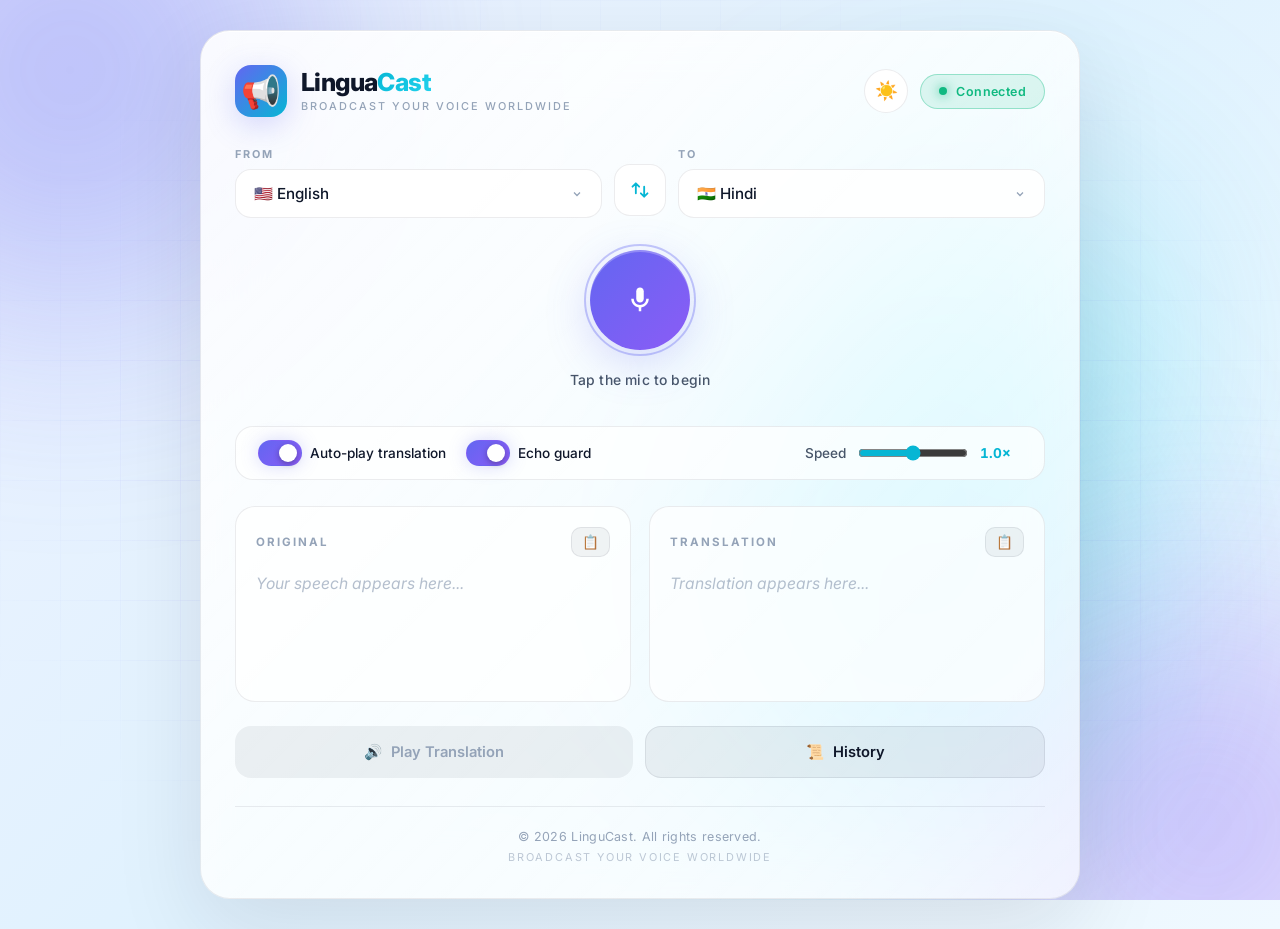
<file: index.html>
<!DOCTYPE html>
<!--
  ============================================================
  LinguaCast — Broadcast Your Voice Worldwide
  © 2026 Ambarish. All rights reserved.
  ============================================================
-->
<html lang="en">
<head>
  <meta charset="UTF-8" />
  <meta name="viewport" content="width=device-width, initial-scale=1.0" />
  <meta name="author" content="Ambarish">
  <meta name="copyright" content="© 2026 Ambarish. All rights reserved.">
  <title>LinguaCast — Broadcast Your Voice Worldwide</title>
  <link rel="preconnect" href="https://fonts.googleapis.com">
  <link href="https://fonts.googleapis.com/css2?family=Inter:wght@300;400;500;600;700;800&display=swap" rel="stylesheet">
  <link rel="stylesheet" href="style.css" />
</head>
<body>

  <!-- Animated Background -->
  <div class="bg-orbs">
    <div class="orb orb-1"></div>
    <div class="orb orb-2"></div>
    <div class="orb orb-3"></div>
    <div class="orb orb-4"></div>
    <div class="grid-overlay"></div>
  </div>

  <div class="app">

    <!-- ===== Header ===== -->
    <header class="header">
      <div class="logo">
        <div class="logo-mark">📢</div>
        <div>
          <h1>Lingua<span>Cast</span></h1>
          <p class="tagline">Broadcast your voice worldwide</p>
        </div>
      </div>

      <div class="header-actions">
        <button class="theme-toggle" id="themeToggle" title="Toggle theme" aria-label="Toggle theme">
          <span class="theme-icon sun">☀️</span>
          <span class="theme-icon moon">🌙</span>
        </button>

        <div class="status-badge" id="connectionStatus">
          <span class="dot"></span>
          <span id="statusText">Checking...</span>
        </div>
      </div>
    </header>

    <!-- ===== Language Row ===== -->
    <div class="lang-row">
      <div class="lang-selector">
        <label>FROM</label>
        <select id="sourceLang">
          <option value="en-US" selected>🇺🇸 English</option>
          <option value="hi-IN">🇮🇳 Hindi</option>
          <option value="ta-IN">🇮🇳 Tamil</option>
          <option value="te-IN">🇮🇳 Telugu</option>
          <option value="bn-IN">🇮🇳 Bengali</option>
          <option value="ml-IN">🇮🇳 Malayalam</option>
          <option value="mr-IN">🇮🇳 Marathi</option>
          <option value="gu-IN">🇮🇳 Gujarati</option>
          <option value="kn-IN">🇮🇳 Kannada</option>
          <option value="pa-IN">🇮🇳 Punjabi</option>
          <option value="ur-PK">🇵🇰 Urdu</option>
          <option value="es-ES">🇪🇸 Spanish</option>
          <option value="fr-FR">🇫🇷 French</option>
          <option value="de-DE">🇩🇪 German</option>
          <option value="it-IT">🇮🇹 Italian</option>
          <option value="pt-BR">🇧🇷 Portuguese</option>
          <option value="ru-RU">🇷🇺 Russian</option>
          <option value="nl-NL">🇳🇱 Dutch</option>
          <option value="tr-TR">🇹🇷 Turkish</option>
          <option value="pl-PL">🇵🇱 Polish</option>
          <option value="sv-SE">🇸🇪 Swedish</option>
          <option value="ja-JP">🇯🇵 Japanese</option>
          <option value="ko-KR">🇰🇷 Korean</option>
          <option value="zh-CN">🇨🇳 Chinese</option>
          <option value="th-TH">🇹🇭 Thai</option>
          <option value="vi-VN">🇻🇳 Vietnamese</option>
          <option value="id-ID">🇮🇩 Indonesian</option>
          <option value="ar-SA">🇸🇦 Arabic</option>
          <option value="he-IL">🇮🇱 Hebrew</option>
          <option value="fa-IR">🇮🇷 Persian</option>
        </select>
      </div>

      <button class="swap-btn" id="swapBtn" title="Swap languages">
        <svg width="20" height="20" viewBox="0 0 24 24" fill="none" stroke="currentColor" stroke-width="2.2" stroke-linecap="round" stroke-linejoin="round">
          <path d="M7 16V4m0 0L3 8m4-4l4 4"/>
          <path d="M17 8v12m0 0l4-4m-4 4l-4-4"/>
        </svg>
      </button>

      <div class="lang-selector">
        <label>TO</label>
        <select id="targetLang">
          <option value="hi-IN" selected>🇮🇳 Hindi</option>
          <option value="en-US">🇺🇸 English</option>
          <option value="ta-IN">🇮🇳 Tamil</option>
          <option value="te-IN">🇮🇳 Telugu</option>
          <option value="bn-IN">🇮🇳 Bengali</option>
          <option value="ml-IN">🇮🇳 Malayalam</option>
          <option value="mr-IN">🇮🇳 Marathi</option>
          <option value="gu-IN">🇮🇳 Gujarati</option>
          <option value="kn-IN">🇮🇳 Kannada</option>
          <option value="pa-IN">🇮🇳 Punjabi</option>
          <option value="ur-PK">🇵🇰 Urdu</option>
          <option value="es-ES">🇪🇸 Spanish</option>
          <option value="fr-FR">🇫🇷 French</option>
          <option value="de-DE">🇩🇪 German</option>
          <option value="it-IT">🇮🇹 Italian</option>
          <option value="pt-BR">🇧🇷 Portuguese</option>
          <option value="ru-RU">🇷🇺 Russian</option>
          <option value="nl-NL">🇳🇱 Dutch</option>
          <option value="tr-TR">🇹🇷 Turkish</option>
          <option value="pl-PL">🇵🇱 Polish</option>
          <option value="sv-SE">🇸🇪 Swedish</option>
          <option value="ja-JP">🇯🇵 Japanese</option>
          <option value="ko-KR">🇰🇷 Korean</option>
          <option value="zh-CN">🇨🇳 Chinese</option>
          <option value="th-TH">🇹🇭 Thai</option>
          <option value="vi-VN">🇻🇳 Vietnamese</option>
          <option value="id-ID">🇮🇩 Indonesian</option>
          <option value="ar-SA">🇸🇦 Arabic</option>
          <option value="he-IL">🇮🇱 Hebrew</option>
          <option value="fa-IR">🇮🇷 Persian</option>
        </select>
      </div>
    </div>

    <!-- ===== Mic + Visualizer ===== -->
    <div class="mic-container">
      <canvas id="visualizer" width="360" height="70"></canvas>

      <button id="micBtn" class="mic-btn" aria-label="Start listening">
        <svg id="micIcon" width="30" height="30" viewBox="0 0 24 24" fill="currentColor">
          <path d="M12 14c1.66 0 3-1.34 3-3V5c0-1.66-1.34-3-3-3S9 3.34 9 5v6c0 1.66 1.34 3 3 3z"/>
          <path d="M17 11c0 2.76-2.24 5-5 5s-5-2.24-5-5H5c0 3.53 2.61 6.43 6 6.92V21h2v-3.08c3.39-.49 6-3.39 6-6.92h-2z"/>
        </svg>
      </button>

      <p class="mic-status" id="micStatus">Tap the mic to begin</p>
    </div>

    <!-- ===== Options Bar ===== -->
    <div class="options-bar">
      <label class="toggle-option">
        <input type="checkbox" id="autoPlayToggle" checked>
        <span class="toggle-label">Auto-play translation</span>
      </label>

      <label class="toggle-option">
        <input type="checkbox" id="echoGuardToggle" checked>
        <span class="toggle-label">Echo guard</span>
      </label>

      <div class="speed-control">
        <label for="speedRange">Speed</label>
        <input type="range" id="speedRange" min="0.5" max="1.5" step="0.1" value="1">
        <span id="speedValue">1.0×</span>
      </div>
    </div>

    <!-- ===== Panels ===== -->
    <div class="panels">
      <div class="panel">
        <div class="panel-header">
          <h2>Original</h2>
          <button class="copy-btn" id="copyOriginal" title="Copy original">📋</button>
        </div>
        <p id="originalText" class="text-box" data-placeholder="Your speech appears here..."></p>
      </div>

      <div class="panel">
        <div class="panel-header">
          <h2>Translation</h2>
          <button class="copy-btn" id="copyTranslation" title="Copy translation">📋</button>
        </div>
        <p id="translatedText" class="text-box" data-placeholder="Translation appears here..."></p>
      </div>
    </div>

    <!-- ===== Action Buttons ===== -->
    <div class="actions">
      <button id="playBtn" class="action-btn play" disabled>
        <span>🔊</span> Play Translation
      </button>
      <button id="historyBtn" class="action-btn history">
        <span>📜</span> History
        <span class="badge" id="historyBadge">0</span>
      </button>
    </div>

    <!-- ===== Footer / Copyright ===== -->
    <footer class="footer">
      <p>&copy; <span id="year"></span> LinguCast. All rights reserved.</p>
      <p class="footer-sub">Broadcast your voice worldwide</p>
    </footer>

  </div>

  <!-- ===== History Drawer ===== -->
  <div class="history-overlay" id="historyOverlay">
    <div class="history-panel">
      <div class="history-header">
        <h2>📜 Translation History</h2>
        <button class="close-btn" id="closeHistory">✕</button>
      </div>

      <div class="history-list" id="historyList">
        <p class="empty-history">No translations yet.</p>
      </div>

      <div class="history-actions">
        <button id="exportBtn" class="action-btn small">📥 Export JSON</button>
        <button id="clearHistoryBtn" class="action-btn small danger">🗑️ Clear All</button>
      </div>
    </div>
  </div>

  <!-- ===== Toast ===== -->
  <div class="toast" id="toast"></div>

  <script src="script.js"></script>
</body>
</html>
</file>
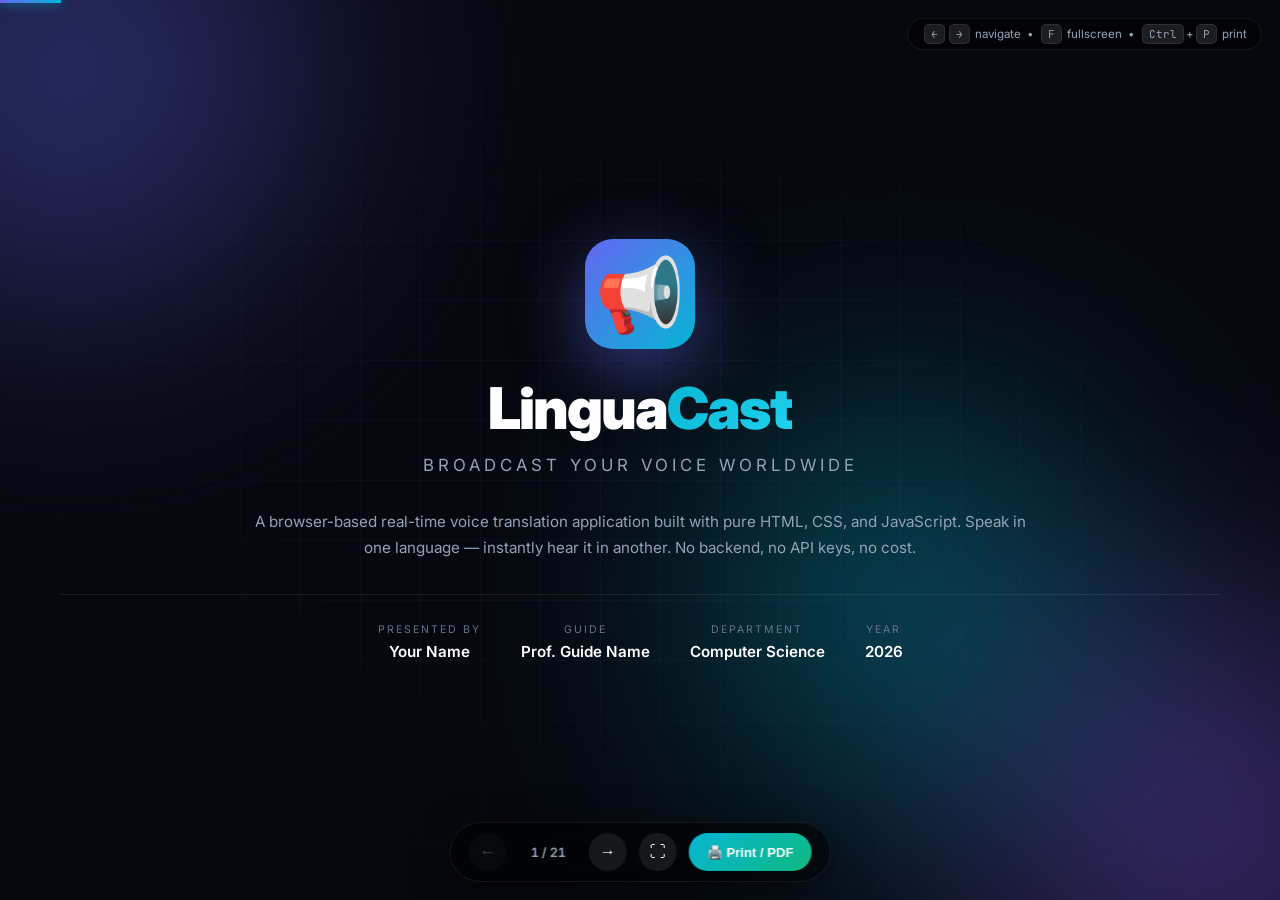
<file: presentation.html>
<!DOCTYPE html>
<!--
  ============================================================
  LinguaCast — Full Project Presentation (20 Sections)
  © 2026 Ambarish. All rights reserved.
  ============================================================
-->
<html lang="en">
<head>
<meta charset="UTF-8" />
<meta name="viewport" content="width=device-width, initial-scale=1.0" />
<title>LinguaCast — Project Presentation</title>
<link rel="preconnect" href="https://fonts.googleapis.com">
<link href="https://fonts.googleapis.com/css2?family=Inter:wght@300;400;500;600;700;800;900&family=JetBrains+Mono:wght@400;600&display=swap" rel="stylesheet">
<style>
/* ============================================================
   GLOBAL
   ============================================================ */
* { margin: 0; padding: 0; box-sizing: border-box; }

:root {
  --bg: #06080f;
  --bg-2: #0d1220;
  --accent-1: #6366f1;
  --accent-2: #8b5cf6;
  --accent-3: #06b6d4;
  --accent-4: #22d3ee;
  --success: #10b981;
  --danger: #ef4444;
  --warning: #f59e0b;
  --text: #ffffff;
  --text-2: #94a3b8;
  --text-3: #64748b;
  --border: rgba(255, 255, 255, 0.08);
}

html, body {
  height: 100%;
  overflow: hidden;
  font-family: 'Inter', -apple-system, BlinkMacSystemFont, sans-serif;
  background: var(--bg);
  color: var(--text);
  -webkit-font-smoothing: antialiased;
}

/* ============================================================
   DECK
   ============================================================ */
.deck {
  position: relative;
  width: 100vw;
  height: 100vh;
  display: flex;
  justify-content: center;
  align-items: center;
  overflow: hidden;
}

.orbs {
  position: absolute; inset: 0;
  overflow: hidden; pointer-events: none; z-index: 0;
}
.orb {
  position: absolute;
  border-radius: 50%;
  filter: blur(120px);
  opacity: 0.35;
  animation: float 22s infinite ease-in-out;
}
.orb-1 { width: 500px; height: 500px; background: var(--accent-1); top: -180px; left: -180px; }
.orb-2 { width: 450px; height: 450px; background: var(--accent-2); bottom: -150px; right: -150px; animation-delay: -7s; }
.orb-3 { width: 400px; height: 400px; background: var(--accent-3); top: 45%; left: 55%; animation-delay: -14s; }

@keyframes float {
  0%, 100% { transform: translate(0, 0) scale(1); }
  33%      { transform: translate(40px, -40px) scale(1.15); }
  66%      { transform: translate(-30px, 30px) scale(0.9); }
}

.grid-bg {
  position: absolute; inset: 0;
  background-image:
    linear-gradient(rgba(99, 102, 241, 0.06) 1px, transparent 1px),
    linear-gradient(90deg, rgba(99, 102, 241, 0.06) 1px, transparent 1px);
  background-size: 60px 60px;
  mask-image: radial-gradient(ellipse at center, black 30%, transparent 80%);
  -webkit-mask-image: radial-gradient(ellipse at center, black 30%, transparent 80%);
  z-index: 0;
}

/* ============================================================
   SLIDE
   ============================================================ */
.slide {
  position: absolute; inset: 0;
  display: none;
  justify-content: center;
  align-items: center;
  padding: 40px 60px;
  z-index: 1;
  overflow-y: auto;
  animation: slideIn 0.5s cubic-bezier(0.4, 0, 0.2, 1);
}
.slide.active { display: flex; }

@keyframes slideIn {
  from { opacity: 0; transform: translateY(20px); }
  to   { opacity: 1; transform: translateY(0); }
}

.slide-inner { width: 100%; max-width: 1200px; }

.slide-header { margin-bottom: 26px; }

.slide-kicker {
  font-size: 0.72rem;
  letter-spacing: 3px;
  text-transform: uppercase;
  color: var(--accent-3);
  font-weight: 700;
  margin-bottom: 8px;
}

.slide-title {
  font-size: 2.1rem;
  font-weight: 800;
  letter-spacing: -0.8px;
  line-height: 1.15;
}

.slide-title span {
  background: linear-gradient(135deg, var(--accent-3), var(--accent-2));
  -webkit-background-clip: text;
  background-clip: text;
  -webkit-text-fill-color: transparent;
}

/* ============================================================
   SLIDE 1 — TITLE
   ============================================================ */
.title-slide { text-align: center; }

.title-mark {
  font-size: 4.5rem;
  width: 110px; height: 110px;
  margin: 0 auto 24px;
  display: flex; align-items: center; justify-content: center;
  border-radius: 28px;
  background: linear-gradient(135deg, var(--accent-1), var(--accent-3));
  box-shadow: 0 20px 70px rgba(99, 102, 241, 0.5);
  animation: titlePulse 3s infinite ease-in-out;
}

@keyframes titlePulse {
  0%, 100% { transform: scale(1); }
  50%      { transform: scale(1.05); }
}

.title-name {
  font-size: 3.6rem;
  font-weight: 900;
  letter-spacing: -2px;
  margin-bottom: 12px;
}

.title-name span {
  background: linear-gradient(135deg, var(--accent-3), var(--accent-4));
  -webkit-background-clip: text;
  background-clip: text;
  -webkit-text-fill-color: transparent;
}

.title-tagline {
  font-size: 1.05rem;
  color: var(--text-2);
  letter-spacing: 4px;
  text-transform: uppercase;
  font-weight: 400;
  margin-bottom: 34px;
}

.title-meta {
  display: flex;
  justify-content: center;
  gap: 40px;
  flex-wrap: wrap;
  margin-top: 28px;
  padding-top: 28px;
  border-top: 1px solid var(--border);
}

.title-meta .label {
  font-size: 0.66rem;
  letter-spacing: 2px;
  text-transform: uppercase;
  color: var(--text-3);
  margin-bottom: 6px;
}

.title-meta .value {
  font-size: 0.95rem;
  font-weight: 600;
}

/* ============================================================
   CARD GRID
   ============================================================ */
.card-grid {
  display: grid;
  grid-template-columns: repeat(auto-fit, minmax(240px, 1fr));
  gap: 16px;
}

.card {
  background: linear-gradient(135deg, rgba(255,255,255,0.06), rgba(255,255,255,0.02));
  border: 1px solid var(--border);
  border-radius: 16px;
  padding: 20px;
  backdrop-filter: blur(20px);
  -webkit-backdrop-filter: blur(20px);
  transition: transform 0.3s, border-color 0.3s;
  position: relative;
  overflow: hidden;
}

.card::before {
  content: '';
  position: absolute;
  top: 0; left: 0; right: 0;
  height: 3px;
  background: linear-gradient(90deg, var(--accent-1), var(--accent-3));
  opacity: 0;
  transition: opacity 0.3s;
}

.card:hover {
  transform: translateY(-4px);
  border-color: rgba(99, 102, 241, 0.4);
}
.card:hover::before { opacity: 1; }

.card-icon {
  font-size: 1.7rem;
  margin-bottom: 12px;
  display: block;
}

.card h3 {
  font-size: 1rem;
  font-weight: 700;
  margin-bottom: 8px;
}

.card p {
  font-size: 0.85rem;
  line-height: 1.55;
  color: var(--text-2);
}

/* ============================================================
   FEATURE LIST
   ============================================================ */
.feature-list {
  display: grid;
  grid-template-columns: repeat(auto-fit, minmax(300px, 1fr));
  gap: 12px;
}

.feature-item {
  display: flex;
  align-items: flex-start;
  gap: 14px;
  padding: 14px 18px;
  background: rgba(255, 255, 255, 0.03);
  border: 1px solid var(--border);
  border-radius: 14px;
  transition: all 0.25s;
}

.feature-item:hover {
  background: rgba(255, 255, 255, 0.06);
  border-color: rgba(6, 182, 212, 0.3);
  transform: translateX(4px);
}

.feature-item .emoji { font-size: 1.3rem; flex-shrink: 0; }

.feature-item h4 {
  font-size: 0.9rem;
  font-weight: 600;
  margin-bottom: 3px;
}

.feature-item p {
  font-size: 0.78rem;
  color: var(--text-2);
  line-height: 1.45;
}

/* ============================================================
   TECH GRID
   ============================================================ */
.tech-grid {
  display: grid;
  grid-template-columns: repeat(auto-fit, minmax(150px, 1fr));
  gap: 12px;
}

.tech-card {
  padding: 18px 14px;
  background: linear-gradient(135deg, rgba(99, 102, 241, 0.1), rgba(6, 182, 212, 0.05));
  border: 1px solid rgba(99, 102, 241, 0.2);
  border-radius: 14px;
  text-align: center;
  transition: all 0.3s;
}
.tech-card:hover {
  transform: translateY(-4px);
  border-color: var(--accent-3);
}

.tech-card .icon { font-size: 1.9rem; margin-bottom: 10px; }
.tech-card h4 { font-size: 0.92rem; font-weight: 700; margin-bottom: 4px; }
.tech-card p { font-size: 0.72rem; color: var(--text-2); }

/* ============================================================
   ARCH FLOW
   ============================================================ */
.arch-flow {
  display: flex; flex-direction: column; gap: 10px;
  max-width: 900px; margin: 0 auto;
}

.arch-row {
  display: flex; justify-content: center; align-items: center;
  gap: 12px; flex-wrap: wrap;
}

.arch-box {
  padding: 12px 18px;
  background: linear-gradient(135deg, rgba(99, 102, 241, 0.15), rgba(139, 92, 246, 0.08));
  border: 1px solid rgba(99, 102, 241, 0.3);
  border-radius: 12px;
  font-size: 0.82rem;
  font-weight: 600;
  text-align: center;
  min-width: 130px;
  transition: all 0.25s;
}
.arch-box:hover { border-color: var(--accent-3); transform: scale(1.03); }

.arch-box.accent {
  background: linear-gradient(135deg, rgba(6, 182, 212, 0.2), rgba(34, 211, 238, 0.1));
  border-color: rgba(6, 182, 212, 0.4);
}

.arch-arrow {
  font-size: 1.2rem;
  color: var(--accent-3);
  font-weight: 700;
}

/* ============================================================
   LANGUAGE BADGES
   ============================================================ */
.lang-section { margin-top: 14px; }
.lang-section h3 {
  font-size: 0.78rem;
  text-transform: uppercase;
  letter-spacing: 2px;
  color: var(--accent-3);
  margin-bottom: 10px;
  font-weight: 700;
}

.lang-badges { display: flex; flex-wrap: wrap; gap: 8px; }

.lang-badge {
  padding: 8px 14px;
  background: rgba(255, 255, 255, 0.05);
  border: 1px solid var(--border);
  border-radius: 50px;
  font-size: 0.8rem;
  font-weight: 500;
  transition: all 0.2s;
}
.lang-badge:hover {
  background: linear-gradient(135deg, var(--accent-1), var(--accent-3));
  border-color: transparent;
  transform: translateY(-2px);
}

/* ============================================================
   STATS
   ============================================================ */
.stats-row {
  display: grid;
  grid-template-columns: repeat(auto-fit, minmax(150px, 1fr));
  gap: 14px;
  margin-bottom: 22px;
}

.stat-card {
  padding: 22px 18px;
  background: linear-gradient(135deg, rgba(99, 102, 241, 0.12), rgba(139, 92, 246, 0.06));
  border: 1px solid rgba(99, 102, 241, 0.25);
  border-radius: 16px;
  text-align: center;
}
.stat-card:hover { transform: translateY(-6px); transition: transform 0.3s; }

.stat-number {
  font-size: 2.3rem;
  font-weight: 900;
  background: linear-gradient(135deg, var(--accent-3), var(--accent-4));
  -webkit-background-clip: text;
  background-clip: text;
  -webkit-text-fill-color: transparent;
  line-height: 1;
  margin-bottom: 6px;
}

.stat-label {
  font-size: 0.72rem;
  color: var(--text-2);
  text-transform: uppercase;
  letter-spacing: 1.5px;
  font-weight: 600;
}

/* ============================================================
   TABLES
   ============================================================ */
table {
  width: 100%;
  border-collapse: collapse;
  font-size: 0.82rem;
}

table th {
  text-align: left;
  padding: 12px 14px;
  background: rgba(99, 102, 241, 0.15);
  font-weight: 700;
  font-size: 0.7rem;
  letter-spacing: 1.5px;
  text-transform: uppercase;
  color: var(--accent-3);
  border-bottom: 1px solid rgba(99, 102, 241, 0.3);
}

table th:first-child { border-radius: 10px 0 0 0; }
table th:last-child  { border-radius: 0 10px 0 0; }

table td {
  padding: 10px 14px;
  border-bottom: 1px solid var(--border);
  color: var(--text-2);
}

table tr:hover td { background: rgba(255, 255, 255, 0.02); color: var(--text); }

.status-pass { color: var(--success); font-weight: 600; }
.status-warn { color: var(--warning); font-weight: 600; }

/* ============================================================
   CODE BLOCK (for pseudocode)
   ============================================================ */
.code-block {
  background: rgba(0, 0, 0, 0.5);
  border: 1px solid var(--border);
  border-radius: 14px;
  padding: 20px 24px;
  font-family: 'JetBrains Mono', monospace;
  font-size: 0.78rem;
  line-height: 1.7;
  color: #cbd5e1;
  overflow-x: auto;
  white-space: pre;
}

.code-block .kw { color: #c084fc; font-weight: 600; }
.code-block .fn { color: #22d3ee; }
.code-block .str { color: #86efac; }
.code-block .cmt { color: #64748b; font-style: italic; }
.code-block .num { color: #fbbf24; }

/* ============================================================
   USE CASE / FLOW DIAGRAM (ASCII)
   ============================================================ */
.diagram {
  background: rgba(0, 0, 0, 0.4);
  border: 1px solid var(--border);
  border-radius: 14px;
  padding: 18px 22px;
  font-family: 'JetBrains Mono', monospace;
  font-size: 0.72rem;
  line-height: 1.55;
  color: #cbd5e1;
  overflow-x: auto;
  white-space: pre;
}

/* ============================================================
   TWO-COLUMN LAYOUT
   ============================================================ */
.two-col {
  display: grid;
  grid-template-columns: 1fr 1fr;
  gap: 20px;
}

.col h3 {
  font-size: 0.95rem;
  font-weight: 700;
  margin-bottom: 12px;
  color: var(--accent-3);
  text-transform: uppercase;
  letter-spacing: 1.5px;
}

.col ul { list-style: none; }
.col li {
  padding: 8px 0 8px 22px;
  font-size: 0.85rem;
  color: var(--text-2);
  position: relative;
  line-height: 1.5;
}
.col li::before {
  content: '▸';
  position: absolute;
  left: 0;
  color: var(--accent-3);
  font-weight: 700;
}

/* ============================================================
   THANK YOU
   ============================================================ */
.thanks-slide { text-align: center; }

.thanks-mark {
  font-size: 3.5rem;
  margin-bottom: 20px;
  animation: titlePulse 3s infinite;
}

.thanks-title {
  font-size: 4rem;
  font-weight: 900;
  letter-spacing: -2px;
  margin-bottom: 14px;
  background: linear-gradient(135deg, var(--accent-3), var(--accent-2), var(--accent-1));
  -webkit-background-clip: text;
  background-clip: text;
  -webkit-text-fill-color: transparent;
}

.thanks-sub {
  font-size: 1.05rem;
  color: var(--text-2);
  letter-spacing: 3px;
  text-transform: uppercase;
  margin-bottom: 34px;
}

/* ============================================================
   CONTROLS
   ============================================================ */
.controls {
  position: fixed;
  bottom: 18px;
  left: 50%;
  transform: translateX(-50%);
  display: flex;
  align-items: center;
  gap: 12px;
  padding: 10px 18px;
  background: rgba(0, 0, 0, 0.55);
  backdrop-filter: blur(20px);
  -webkit-backdrop-filter: blur(20px);
  border: 1px solid var(--border);
  border-radius: 50px;
  z-index: 100;
  box-shadow: 0 12px 40px rgba(0, 0, 0, 0.5);
}

.ctrl-btn {
  width: 38px; height: 38px;
  border-radius: 50%;
  border: none;
  background: rgba(255, 255, 255, 0.08);
  color: var(--text);
  font-size: 1rem;
  cursor: pointer;
  display: flex; align-items: center; justify-content: center;
  transition: all 0.2s;
}
.ctrl-btn:hover:not(:disabled) {
  background: linear-gradient(135deg, var(--accent-1), var(--accent-2));
  transform: scale(1.08);
}
.ctrl-btn:disabled { opacity: 0.3; cursor: not-allowed; }

.ctrl-btn.print {
  width: auto;
  padding: 0 18px;
  border-radius: 50px;
  font-size: 0.82rem;
  font-weight: 600;
  gap: 6px;
  background: linear-gradient(135deg, var(--accent-3), var(--success));
  color: white;
}

.slide-counter {
  font-size: 0.8rem;
  font-weight: 600;
  color: var(--text-2);
  min-width: 58px;
  text-align: center;
  font-variant-numeric: tabular-nums;
}

.progress-bar {
  position: fixed;
  top: 0; left: 0;
  height: 3px;
  background: linear-gradient(90deg, var(--accent-1), var(--accent-3));
  z-index: 200;
  transition: width 0.4s cubic-bezier(0.4, 0, 0.2, 1);
  box-shadow: 0 0 12px var(--accent-3);
}

.hint {
  position: fixed;
  top: 18px; right: 18px;
  padding: 8px 14px;
  background: rgba(0, 0, 0, 0.5);
  backdrop-filter: blur(12px);
  border: 1px solid var(--border);
  border-radius: 50px;
  font-size: 0.72rem;
  color: var(--text-2);
  z-index: 100;
}
.hint kbd {
  background: rgba(255, 255, 255, 0.1);
  padding: 2px 6px;
  border-radius: 5px;
  font-family: 'JetBrains Mono', monospace;
  font-size: 0.68rem;
  margin: 0 2px;
  border: 1px solid var(--border);
}

/* ============================================================
   PRINT STYLES
   ============================================================ */
@media print {
  @page { size: A4 landscape; margin: 10mm; }

  html, body {
    height: auto !important;
    overflow: visible !important;
    background: white !important;
    color: #0f172a !important;
  }

  .orbs, .grid-bg, .controls, .hint, .progress-bar { display: none !important; }

  .deck { display: block !important; width: auto !important; height: auto !important; overflow: visible !important; }

  .slide {
    display: flex !important;
    position: relative !important;
    inset: auto !important;
    width: 100%;
    height: 195mm;
    page-break-after: always;
    page-break-inside: avoid;
    padding: 25px 40px !important;
    background: white !important;
    color: #0f172a !important;
    animation: none !important;
    overflow: visible !important;
    border-bottom: 1px solid #e2e8f0;
  }
  .slide:last-child { page-break-after: auto; }

  .slide-title, .title-name, .thanks-title {
    color: #0f172a !important;
    -webkit-text-fill-color: #0f172a !important;
    background: none !important;
  }

  .slide-title span, .title-name span, .thanks-title {
    -webkit-text-fill-color: #6366f1 !important;
    background: none !important;
    color: #6366f1 !important;
  }

  .slide-kicker, .stat-number, .lang-section h3, .col h3 {
    color: #06b6d4 !important;
    -webkit-text-fill-color: #06b6d4 !important;
    background: none !important;
  }

  .card, .feature-item, .tech-card, .arch-box, .stat-card, .lang-badge, .code-block, .diagram {
    background: #f8fafc !important;
    border: 1px solid #cbd5e1 !important;
    color: #0f172a !important;
    box-shadow: none !important;
    backdrop-filter: none !important;
  }

  .card h3, .feature-item h4, .tech-card h4, .arch-box { color: #0f172a !important; }
  .card p, .feature-item p, .tech-card p, .col li, p, td { color: #475569 !important; }

  table th { background: #e0e7ff !important; color: #4338ca !important; }
  table td { color: #1e293b !important; border-color: #e2e8f0 !important; }

  .status-pass { color: #059669 !important; }
  .status-warn { color: #d97706 !important; }

  .title-mark, .thanks-mark {
    background: #6366f1 !important;
    box-shadow: none !important;
    color: white !important;
  }

  .title-meta { border-color: #cbd5e1 !important; }
  .title-meta .label { color: #94a3b8 !important; }
  .title-meta .value { color: #0f172a !important; }

  .code-block, .diagram { color: #1e293b !important; }
  .code-block .kw { color: #7c3aed !important; }
  .code-block .fn { color: #0891b2 !important; }
  .code-block .str { color: #059669 !important; }
  .code-block .cmt { color: #94a3b8 !important; }
}

/* ============================================================
   RESPONSIVE
   ============================================================ */
@media (max-width: 900px) {
  .slide { padding: 30px 24px; }
  .slide-title { font-size: 1.6rem; }
  .title-name { font-size: 2.4rem; }
  .title-mark { width: 90px; height: 90px; font-size: 3.2rem; }
  .thanks-title { font-size: 2.6rem; }
  .stat-number { font-size: 1.8rem; }
  .two-col { grid-template-columns: 1fr; }
  .hint { display: none; }
}

@media (max-width: 600px) {
  .slide { padding: 22px 16px; }
  .slide-title { font-size: 1.3rem; }
  .title-name { font-size: 1.9rem; }
  .title-mark { width: 70px; height: 70px; font-size: 2.5rem; }
  .card-grid, .feature-list { grid-template-columns: 1fr; }
  .controls { padding: 8px 12px; gap: 8px; }
  .ctrl-btn { width: 34px; height: 34px; font-size: 0.9rem; }
  .code-block, .diagram { font-size: 0.65rem; }
}
</style>
</head>
<body>

<div class="progress-bar" id="progressBar"></div>

<div class="orbs">
  <div class="orb orb-1"></div>
  <div class="orb orb-2"></div>
  <div class="orb orb-3"></div>
  <div class="grid-bg"></div>
</div>

<div class="hint">
  <kbd>←</kbd><kbd>→</kbd> navigate &nbsp;•&nbsp; <kbd>F</kbd> fullscreen &nbsp;•&nbsp; <kbd>Ctrl</kbd>+<kbd>P</kbd> print
</div>

<div class="deck">

  <!-- ============================================================
       SLIDE 1 — TITLE / ABSTRACT
       ============================================================ -->
  <section class="slide active">
    <div class="slide-inner title-slide">
      <div class="title-mark">📢</div>
      <h1 class="title-name">Lingua<span>Cast</span></h1>
      <p class="title-tagline">Broadcast Your Voice Worldwide</p>

      <p style="font-size:0.95rem;color:var(--text-2);max-width:800px;margin:0 auto 34px;line-height:1.7;">
        A browser-based real-time voice translation application built with pure
        HTML, CSS, and JavaScript. Speak in one language — instantly hear it in
        another. No backend, no API keys, no cost.
      </p>

      <div class="title-meta">
        <div>
          <div class="label">Presented By</div>
          <div class="value">Your Name</div>
        </div>
        <div>
          <div class="label">Guide</div>
          <div class="value">Prof. Guide Name</div>
        </div>
        <div>
          <div class="label">Department</div>
          <div class="value">Computer Science</div>
        </div>
        <div>
          <div class="label">Year</div>
          <div class="value">2026</div>
        </div>
      </div>
    </div>
  </section>

  <!-- ============================================================
       SLIDE 2 — INTRODUCTION
       ============================================================ -->
  <section class="slide">
    <div class="slide-inner">
      <div class="slide-header">
        <div class="slide-kicker">01 — Introduction</div>
        <h2 class="slide-title">Why <span>LinguaCast</span>?</h2>
      </div>

      <div class="two-col">
        <div class="col">
          <h3>The Challenge</h3>
          <ul>
            <li>Communication across languages remains a barrier.</li>
            <li>Existing tools are mostly <strong>text-based</strong> — slow and awkward.</li>
            <li>Voice translation usually requires <strong>paid APIs</strong>.</li>
            <li>Backend setups add complexity for simple projects.</li>
            <li>Many solutions <strong>do not support Tamil</strong> or Indian languages.</li>
          </ul>
        </div>
        <div class="col">
          <h3>Our Solution</h3>
          <ul>
            <li>100% <strong>browser-native</strong> — no server needed.</li>
            <li>Uses the <strong>Web Speech API</strong> for both recognition and synthesis.</li>
            <li>Free translation endpoint — <strong>zero cost</strong>.</li>
            <li>Supports <strong>30 languages</strong> including Tamil, Hindi, Telugu.</li>
            <li>Modern UI with dark/light themes and persistent history.</li>
          </ul>
        </div>
      </div>
    </div>
  </section>

  <!-- ============================================================
       SLIDE 3 — PROBLEM STATEMENT
       ============================================================ -->
  <section class="slide">
    <div class="slide-inner">
      <div class="slide-header">
        <div class="slide-kicker">02 — Problem Statement</div>
        <h2 class="slide-title">Five Core <span>Problems</span></h2>
      </div>

      <div class="card-grid">
        <div class="card">
          <span class="card-icon">⌨️</span>
          <h3>Text-Only Input</h3>
          <p>Users must type queries. Real conversations become slow and unnatural.</p>
        </div>
        <div class="card">
          <span class="card-icon">🔇</span>
          <h3>No Voice Output</h3>
          <p>Most tools display text but never speak it, limiting accessibility and usability.</p>
        </div>
        <div class="card">
          <span class="card-icon">💸</span>
          <h3>Expensive APIs</h3>
          <p>Google Cloud, DeepL, Azure all require paid accounts for production.</p>
        </div>
        <div class="card">
          <span class="card-icon">⚙️</span>
          <h3>Complex Setup</h3>
          <p>Backend, API keys, and environment variables make simple projects hard.</p>
        </div>
        <div class="card">
          <span class="card-icon">🌐</span>
          <h3>Language Gaps</h3>
          <p>Many tools lack reliable support for Indian regional languages like Tamil.</p>
        </div>
      </div>
    </div>
  </section>

  <!-- ============================================================
       SLIDE 4 — OBJECTIVES
       ============================================================ -->
  <section class="slide">
    <div class="slide-inner">
      <div class="slide-header">
        <div class="slide-kicker">03 — Objectives</div>
        <h2 class="slide-title">What We Set Out <span>To Build</span></h2>
      </div>

      <table>
        <thead>
          <tr><th style="width:60px;">#</th><th>Objective</th></tr>
        </thead>
        <tbody>
          <tr><td>1</td><td>Build a fully client-side voice translator with <strong>zero backend</strong>.</td></tr>
          <tr><td>2</td><td>Support <strong>30+ languages</strong> including all major Indian languages.</td></tr>
          <tr><td>3</td><td>Provide both <strong>text output</strong> and <strong>audio output</strong>.</td></tr>
          <tr><td>4</td><td>Implement <strong>echo guard</strong> to prevent the mic from re-capturing TTS.</td></tr>
          <tr><td>5</td><td>Persist <strong>translation history</strong> across sessions.</td></tr>
          <tr><td>6</td><td>Deliver a modern, <strong>responsive, theme-able UI</strong>.</td></tr>
          <tr><td>7</td><td>Guarantee <strong>zero cost</strong> — no API keys, no subscriptions.</td></tr>
        </tbody>
      </table>
    </div>
  </section>

  <!-- ============================================================
       SLIDE 5 — LITERATURE SURVEY
       ============================================================ -->
  <section class="slide">
    <div class="slide-inner">
      <div class="slide-header">
        <div class="slide-kicker">04 — Literature Survey</div>
        <h2 class="slide-title">Existing <span>Systems</span></h2>
      </div>

      <table>
        <thead>
          <tr>
            <th>System</th>
            <th>Approach</th>
            <th>Limitations</th>
          </tr>
        </thead>
        <tbody>
          <tr>
            <td>Google Translate</td>
            <td>Text-based, typing required</td>
            <td>No continuous voice mode</td>
          </tr>
          <tr>
            <td>DeepL</td>
            <td>Text + document translation</td>
            <td>No Tamil support</td>
          </tr>
          <tr>
            <td>Microsoft Translator</td>
            <td>Voice + text, requires account</td>
            <td>Needs Azure key for API use</td>
          </tr>
          <tr>
            <td>iTranslate</td>
            <td>Mobile app, subscription</td>
            <td>Paid, not browser-based</td>
          </tr>
          <tr>
            <td>Polyglot (open source)</td>
            <td>Backend + paid APIs</td>
            <td>Requires server, ~$0.82/hour</td>
          </tr>
          <tr style="background:rgba(6,182,212,0.08);">
            <td><strong>LinguaCast</strong></td>
            <td><strong>Browser-native, free endpoint</strong></td>
            <td><strong>Runs entirely client-side, zero cost</strong></td>
          </tr>
        </tbody>
      </table>
    </div>
  </section>

  <!-- ============================================================
       SLIDE 6 — SYSTEM ARCHITECTURE
       ============================================================ -->
  <section class="slide">
    <div class="slide-inner">
      <div class="slide-header">
        <div class="slide-kicker">05 — Design</div>
        <h2 class="slide-title">System <span>Architecture</span></h2>
      </div>

      <div class="arch-flow">
        <div class="arch-row"><div class="arch-box">🎤 Microphone Input</div></div>
        <div class="arch-row"><span class="arch-arrow">↓</span></div>
        <div class="arch-row"><div class="arch-box">🗣️ Web Speech Recognition</div></div>
        <div class="arch-row"><span class="arch-arrow">↓</span></div>
        <div class="arch-row"><div class="arch-box">📝 Original Text</div></div>
        <div class="arch-row"><span class="arch-arrow">↓</span></div>
        <div class="arch-row"><div class="arch-box accent">🔄 Google Translate API (Free)</div></div>
        <div class="arch-row"><span class="arch-arrow">↓</span></div>
        <div class="arch-row"><div class="arch-box">🌐 Translated Text</div></div>
        <div class="arch-row"><span class="arch-arrow">↓</span></div>
        <div class="arch-row">
          <div class="arch-box">🔊 Speech Synthesis</div>
          <div class="arch-box">💾 localStorage</div>
          <div class="arch-box">📊 Visualizer</div>
        </div>
        <div class="arch-row"><span class="arch-arrow">↓</span></div>
        <div class="arch-row"><div class="arch-box accent">🎧 Speaker Output</div></div>
      </div>
    </div>
  </section>

  <!-- ============================================================
       SLIDE 7 — TECHNOLOGIES USED
       ============================================================ -->
  <section class="slide">
    <div class="slide-inner">
      <div class="slide-header">
        <div class="slide-kicker">06 — Technologies Used</div>
        <h2 class="slide-title">Tech <span>Stack</span></h2>
      </div>

      <div class="tech-grid">
        <div class="tech-card"><div class="icon">🌐</div><h4>HTML5</h4><p>Semantic structure</p></div>
        <div class="tech-card"><div class="icon">🎨</div><h4>CSS3</h4><p>Glassmorphism & theming</p></div>
        <div class="tech-card"><div class="icon">⚡</div><h4>JavaScript ES6+</h4><p>Async/await, DOM</p></div>
        <div class="tech-card"><div class="icon">🎤</div><h4>SpeechRecognition</h4><p>Speech → text</p></div>
        <div class="tech-card"><div class="icon">🔊</div><h4>SpeechSynthesis</h4><p>Text → speech</p></div>
        <div class="tech-card"><div class="icon">📡</div><h4>Fetch API</h4><p>Translation calls</p></div>
        <div class="tech-card"><div class="icon">💾</div><h4>localStorage</h4><p>History & theme</p></div>
        <div class="tech-card"><div class="icon">📊</div><h4>Canvas + Web Audio</h4><p>Live visualizer</p></div>
      </div>
    </div>
  </section>

  <!-- ============================================================
       SLIDE 8 — MODULE DESCRIPTION
       ============================================================ -->
  <section class="slide">
    <div class="slide-inner">
      <div class="slide-header">
        <div class="slide-kicker">07 — Module Description</div>
        <h2 class="slide-title">Ten Core <span>Modules</span></h2>
      </div>

      <div class="feature-list">
        <div class="feature-item">
          <span class="emoji">1️⃣</span>
          <div><h4>Theme Toggle</h4><p>Dark / light mode with persistence + OS detection.</p></div>
        </div>
        <div class="feature-item">
          <span class="emoji">2️⃣</span>
          <div><h4>Internet Status</h4><p>Live online/offline badge via navigator.onLine events.</p></div>
        </div>
        <div class="feature-item">
          <span class="emoji">3️⃣</span>
          <div><h4>Toast Notifications</h4><p>Auto-dismissing feedback messages.</p></div>
        </div>
        <div class="feature-item">
          <span class="emoji">4️⃣</span>
          <div><h4>Speech Recognition</h4><p>Continuous, interim results, debounced 600 ms.</p></div>
        </div>
        <div class="feature-item">
          <span class="emoji">5️⃣</span>
          <div><h4>Translation</h4><p>Fetch to Google endpoint, parse nested array.</p></div>
        </div>
        <div class="feature-item">
          <span class="emoji">6️⃣</span>
          <div><h4>Text-to-Speech</h4><p>Echo guard — stops mic + 1.4 s cooldown.</p></div>
        </div>
        <div class="feature-item">
          <span class="emoji">7️⃣</span>
          <div><h4>Audio Visualizer</h4><p>Canvas frequency bars via AnalyserNode.</p></div>
        </div>
        <div class="feature-item">
          <span class="emoji">8️⃣</span>
          <div><h4>History Management</h4><p>Last 100 entries, export JSON, clear all.</p></div>
        </div>
        <div class="feature-item">
          <span class="emoji">9️⃣</span>
          <div><h4>Event Listeners</h4><p>Keyboard shortcuts: Space = mic, T = theme.</p></div>
        </div>
        <div class="feature-item">
          <span class="emoji">🔟</span>
          <div><h4>Initialization</h4><p>Applies theme, badge, copyright year.</p></div>
        </div>
      </div>
    </div>
  </section>

  <!-- ============================================================
       SLIDE 9 — WORKING PRINCIPLE
       ============================================================ -->
  <section class="slide">
    <div class="slide-inner">
      <div class="slide-header">
        <div class="slide-kicker">08 — Working Principle</div>
        <h2 class="slide-title">Step-by-Step <span>Flow</span></h2>
      </div>

      <div class="arch-flow">
        <div class="arch-row">
          <div class="arch-box">1️⃣ Tap Mic</div>
          <span class="arch-arrow">→</span>
          <div class="arch-box">2️⃣ Speak</div>
          <span class="arch-arrow">→</span>
          <div class="arch-box">3️⃣ Speech → Text</div>
        </div>
        <div class="arch-row"><span class="arch-arrow">↓</span></div>
        <div class="arch-row">
          <div class="arch-box">4️⃣ Debounce 600ms</div>
          <span class="arch-arrow">→</span>
          <div class="arch-box accent">5️⃣ Translate</div>
          <span class="arch-arrow">→</span>
          <div class="arch-box">6️⃣ Display</div>
        </div>
        <div class="arch-row"><span class="arch-arrow">↓</span></div>
        <div class="arch-row">
          <div class="arch-box">7️⃣ Save History</div>
          <span class="arch-arrow">→</span>
          <div class="arch-box">8️⃣ Auto-Play TTS</div>
          <span class="arch-arrow">→</span>
          <div class="arch-box accent">9️⃣ Echo Cooldown</div>
        </div>
      </div>

      <p style="text-align:center;color:var(--text-2);font-size:0.85rem;margin-top:24px;">
        Result: hands-free speech-to-speech translation in under 2 seconds.
      </p>
    </div>
  </section>

  <!-- ============================================================
       SLIDE 10 — ALGORITHM / PSEUDOCODE
       ============================================================ -->
  <section class="slide">
    <div class="slide-inner">
      <div class="slide-header">
        <div class="slide-kicker">09 — Algorithm</div>
        <h2 class="slide-title">Core <span>Pseudocode</span></h2>
      </div>

      <div class="code-block"><span class="cmt">// Main translation flow</span>
<span class="kw">FUNCTION</span> <span class="fn">onSpeechResult</span>(event):
    <span class="kw">IF</span> echoGuard <span class="kw">AND</span> (agentSpeaking <span class="kw">OR</span> cooldownActive):
        <span class="kw">RETURN</span>
    <span class="kw">FOR</span> each result in event.results:
        <span class="kw">IF</span> result.isFinal:
            finalTranscript += result.transcript
    <span class="kw">IF</span> finalTranscript has new content:
        <span class="fn">DEBOUNCE</span> <span class="num">600</span>ms → <span class="fn">translateText</span>(finalTranscript)
    <span class="fn">UPDATE</span> originalText panel

<span class="kw">FUNCTION</span> <span class="fn">translateText</span>(text):
    <span class="kw">IF</span> not online: <span class="kw">RETURN</span> error
    from = sourceLang.code;  to = targetLang.code
    <span class="kw">IF</span> from == to: <span class="kw">RETURN</span> text
    url = <span class="str">"https://translate.googleapis.com/translate_a/single?..."</span>
    response = <span class="fn">FETCH</span>(url)
    translated = <span class="fn">parse</span>(response)
    <span class="fn">UPDATE</span> translatedText panel
    <span class="fn">SAVE</span> to history
    <span class="kw">IF</span> autoPlay: <span class="fn">speakTranslation</span>()

<span class="kw">FUNCTION</span> <span class="fn">speakTranslation</span>():
    <span class="kw">IF</span> echoGuard: recognition.<span class="fn">stop</span>()
    agentSpeaking = <span class="kw">TRUE</span>
    utter = <span class="kw">new</span> <span class="fn">SpeechSynthesisUtterance</span>(translation)
    utter.onend = () =&gt; {
        agentSpeaking = <span class="kw">FALSE</span>
        cooldownTimer = <span class="fn">setTimeout</span>(<span class="num">1400</span>ms)
    }
    speechSynthesis.<span class="fn">speak</span>(utter)</div>
    </div>
  </section>

  <!-- ============================================================
       SLIDE 11 — DATA FLOW DIAGRAM
       ============================================================ -->
  <section class="slide">
    <div class="slide-inner">
      <div class="slide-header">
        <div class="slide-kicker">10 — Data Flow</div>
        <h2 class="slide-title">Data Flow <span>Diagram</span></h2>
      </div>

      <div class="diagram">        ┌──────────┐
        │   User   │
        └────┬─────┘
             │ speaks
             ▼
   ┌───────────────────┐
   │ Speech Recognition│
   └────────┬──────────┘
            │ text
            ▼
   ┌───────────────────┐      ┌──────────────────┐
   │ translateText()   │─────▶│ Google Translate │
   └────────┬──────────┘      └──────────────────┘
            │ translated                 │
            ▼                            │
   ┌───────────────────┐                 │
   │    UI Panels      │◀────────────────┘
   └────────┬──────────┘
            │
   ┌────────┴────────┐
   ▼                 ▼
┌────────────┐  ┌──────────────────┐
│localStorage│  │ speechSynthesis  │
│ (History)  │  │ (Audio Output)   │
└────────────┘  └──────────────────┘</div>
    </div>
  </section>

  <!-- ============================================================
       SLIDE 12 — USE CASE DIAGRAM
       ============================================================ -->
  <section class="slide">
    <div class="slide-inner">
      <div class="slide-header">
        <div class="slide-kicker">11 — Use Cases</div>
        <h2 class="slide-title">Use Case <span>Diagram</span></h2>
      </div>

      <div class="diagram">              ┌──────────────────────────┐
              │        LinguaCast        │
              │                          │
              │  ○ Start / Stop Mic      │
              │  ○ Select Languages      │
   ┌──────┐   │  ○ Swap Languages        │
   │ User │──▶│  ○ View Translation      │
   └──────┘   │  ○ Play Translation      │
              │  ○ Copy Text             │
              │  ○ View History          │
              │  ○ Export / Clear History│
              │  ○ Toggle Theme          │
              │  ○ Adjust Speed          │
              │  ○ Toggle Auto-play      │
              │  ○ Toggle Echo Guard     │
              └──────────────────────────┘

              Actor: User (single actor)
              No login, no admin, no database.</div>
    </div>
  </section>

  <!-- ============================================================
       SLIDE 13 — DATABASE / STORAGE DESIGN
       ============================================================ -->
  <section class="slide">
    <div class="slide-inner">
      <div class="slide-header">
        <div class="slide-kicker">12 — Storage Design</div>
        <h2 class="slide-title">localStorage <span>Schema</span></h2>
      </div>

      <p style="color:var(--text-2);font-size:0.88rem;margin-bottom:14px;">
        No traditional database. Data is stored in the browser's <strong>localStorage</strong>.
      </p>

      <div class="code-block"><span class="cmt">// Key 1: linguacast_history  (max 100 entries, FIFO)</span>
[
  {
    <span class="str">"id"</span>: <span class="num">1735689600000</span>,
    <span class="str">"original"</span>: <span class="str">"Hello, how are you?"</span>,
    <span class="str">"translated"</span>: <span class="str">"வணக்கம், எப்படி இருக்கிறீர்கள்?"</span>,
    <span class="str">"from"</span>: <span class="str">"en-US"</span>,
    <span class="str">"to"</span>: <span class="str">"ta-IN"</span>,
    <span class="str">"time"</span>: <span class="str">"1/1/2026, 10:30:00 AM"</span>
  }
]

<span class="cmt">// Key 2: linguacast_theme</span>
<span class="str">"light"</span>  <span class="kw">OR</span>  <span class="str">"dark"</span></div>
    </div>
  </section>

  <!-- ============================================================
       SLIDE 14 — FEATURES IMPLEMENTED
       ============================================================ -->
  <section class="slide">
    <div class="slide-inner">
      <div class="slide-header">
        <div class="slide-kicker">13 — Features</div>
        <h2 class="slide-title">Implemented <span>Features</span></h2>
      </div>

      <div class="feature-list">
        <div class="feature-item"><span class="emoji">🎤</span><div><h4>Real-Time Speech Recognition</h4><p>Live transcription as you speak</p></div></div>
        <div class="feature-item"><span class="emoji">🌍</span><div><h4>30 Languages</h4><p>Indian + global coverage</p></div></div>
        <div class="feature-item"><span class="emoji">🔊</span><div><h4>Text-to-Speech</h4><p>Adjustable rate 0.5×–1.5×</p></div></div>
        <div class="feature-item"><span class="emoji">🌗</span><div><h4>Dark / Light Theme</h4><p>Saved + OS detection</p></div></div>
        <div class="feature-item"><span class="emoji">🔇</span><div><h4>Echo Guard</h4><p>Feedback prevention</p></div></div>
        <div class="feature-item"><span class="emoji">📜</span><div><h4>Translation History</h4><p>100 entries + export JSON</p></div></div>
        <div class="feature-item"><span class="emoji">📋</span><div><h4>Copy Text</h4><p>Original or translation</p></div></div>
        <div class="feature-item"><span class="emoji">🔄</span><div><h4>Swap Languages</h4><p>One-click swap</p></div></div>
        <div class="feature-item"><span class="emoji">📊</span><div><h4>Audio Visualizer</h4><p>Canvas frequency bars</p></div></div>
        <div class="feature-item"><span class="emoji">⌨️</span><div><h4>Keyboard Shortcuts</h4><p>Space = mic, T = theme</p></div></div>
        <div class="feature-item"><span class="emoji">🌐</span><div><h4>Internet Status</h4><p>Online / offline badge</p></div></div>
        <div class="feature-item"><span class="emoji">🔔</span><div><h4>Toast Notifications</h4><p>Auto-dismiss feedback</p></div></div>
        <div class="feature-item"><span class="emoji">📱</span><div><h4>Responsive Layout</h4><p>Desktop / tablet / mobile</p></div></div>
        <div class="feature-item"><span class="emoji">©</span><div><h4>Copyright Footer</h4><p>Dynamic year</p></div></div>
      </div>
    </div>
  </section>

  <!-- ============================================================
       SLIDE 15 — SUPPORTED LANGUAGES
       ============================================================ -->
  <section class="slide">
    <div class="slide-inner">
      <div class="slide-header">
        <div class="slide-kicker">14 — Language Coverage</div>
        <h2 class="slide-title">30 Supported <span>Languages</span></h2>
      </div>

      <div class="lang-section">
        <h3>🇮🇳 Indian Languages (10)</h3>
        <div class="lang-badges">
          <span class="lang-badge">Tamil</span>
          <span class="lang-badge">Hindi</span>
          <span class="lang-badge">Telugu</span>
          <span class="lang-badge">Bengali</span>
          <span class="lang-badge">Malayalam</span>
          <span class="lang-badge">Marathi</span>
          <span class="lang-badge">Gujarati</span>
          <span class="lang-badge">Kannada</span>
          <span class="lang-badge">Punjabi</span>
          <span class="lang-badge">Urdu</span>
        </div>
      </div>

      <div class="lang-section">
        <h3>🌍 European Languages (10)</h3>
        <div class="lang-badges">
          <span class="lang-badge">English</span>
          <span class="lang-badge">Spanish</span>
          <span class="lang-badge">French</span>
          <span class="lang-badge">German</span>
          <span class="lang-badge">Italian</span>
          <span class="lang-badge">Portuguese</span>
          <span class="lang-badge">Russian</span>
          <span class="lang-badge">Dutch</span>
          <span class="lang-badge">Polish</span>
          <span class="lang-badge">Swedish</span>
        </div>
      </div>

      <div class="lang-section">
        <h3>🌏 Asian & Middle Eastern (10)</h3>
        <div class="lang-badges">
          <span class="lang-badge">Japanese</span>
          <span class="lang-badge">Korean</span>
          <span class="lang-badge">Chinese</span>
          <span class="lang-badge">Thai</span>
          <span class="lang-badge">Vietnamese</span>
          <span class="lang-badge">Indonesian</span>
          <span class="lang-badge">Arabic</span>
          <span class="lang-badge">Hebrew</span>
          <span class="lang-badge">Persian</span>
        </div>
      </div>
    </div>
  </section>

  <!-- ============================================================
       SLIDE 16 — UI DESIGN
       ============================================================ -->
  <section class="slide">
    <div class="slide-inner">
      <div class="slide-header">
        <div class="slide-kicker">15 — User Interface</div>
        <h2 class="slide-title">UI Design & <span>Color Palette</span></h2>
      </div>

      <div class="two-col">
        <div class="col">
          <h3>Layout Sections</h3>
          <ul>
            <li>Header — logo, theme toggle, connection badge</li>
            <li>Language row — FROM | swap | TO</li>
            <li>Mic button + visualizer</li>
            <li>Options bar — toggles + speed slider</li>
            <li>Two panels — Original | Translation</li>
            <li>Action buttons — Play | History</li>
            <li>Footer — copyright</li>
          </ul>
        </div>
        <div class="col">
          <h3>Design Language</h3>
          <ul>
            <li><strong>Glassmorphism</strong> — frosted glass with backdrop-filter</li>
            <li><strong>Animated orbs</strong> — soft blurred background circles</li>
            <li><strong>Grid overlay</strong> — subtle indigo grid</li>
            <li><strong>Micro-interactions</strong> — hover, focus, listening pulse</li>
            <li><strong>Smooth transitions</strong> — 0.3–0.45 s on state changes</li>
            <li><strong>Typography</strong> — Inter, weights 300–900</li>
            <li><strong>Accent colors</strong> — indigo #6366f1, violet #8b5cf6, cyan #06b6d4</li>
          </ul>
        </div>
      </div>
    </div>
  </section>

  <!-- ============================================================
       SLIDE 17 — TESTING
       ============================================================ -->
  <section class="slide">
    <div class="slide-inner">
      <div class="slide-header">
        <div class="slide-kicker">16 — Testing</div>
        <h2 class="slide-title">Test Cases & <span>Results</span></h2>
      </div>

      <div class="stats-row" style="margin-bottom:16px;">
        <div class="stat-card"><div class="stat-number">12</div><div class="stat-label">Test Cases</div></div>
        <div class="stat-card"><div class="stat-number">12</div><div class="stat-label">Passed</div></div>
        <div class="stat-card"><div class="stat-number">100%</div><div class="stat-label">Pass Rate</div></div>
        <div class="stat-card"><div class="stat-number">&lt;1s</div><div class="stat-label">Page Load</div></div>
      </div>

      <table>
        <thead>
          <tr><th>Test Case</th><th>Input</th><th>Expected</th><th>Result</th></tr>
        </thead>
        <tbody>
          <tr><td>Short English → Tamil</td><td>"Hello"</td><td>"வணக்கம்"</td><td class="status-pass">✓ Pass</td></tr>
          <tr><td>Long English → Hindi</td><td>500+ chars</td><td>Full translation</td><td class="status-pass">✓ Pass</td></tr>
          <tr><td>Tamil → English</td><td>"வணக்கம்"</td><td>"Hello"</td><td class="status-pass">✓ Pass</td></tr>
          <tr><td>Same language</td><td>English → English</td><td>No API call</td><td class="status-pass">✓ Pass</td></tr>
          <tr><td>Offline mode</td><td>Wi-Fi off</td><td>Offline badge</td><td class="status-pass">✓ Pass</td></tr>
          <tr><td>Mic denied</td><td>Block permission</td><td>Error shown</td><td class="status-pass">✓ Pass</td></tr>
          <tr><td>Echo guard</td><td>Play TTS</td><td>Mic stops + cooldown</td><td class="status-pass">✓ Pass</td></tr>
          <tr><td>History save</td><td>3 translations</td><td>Badge = 3</td><td class="status-pass">✓ Pass</td></tr>
          <tr><td>Export JSON</td><td>Click Export</td><td>File downloaded</td><td class="status-pass">✓ Pass</td></tr>
          <tr><td>Theme toggle</td><td>Click 🌙</td><td>Light mode</td><td class="status-pass">✓ Pass</td></tr>
          <tr><td>Theme persist</td><td>Reload page</td><td>Theme kept</td><td class="status-pass">✓ Pass</td></tr>
          <tr><td>Clear history</td><td>Confirm dialog</td><td>Empty history</td><td class="status-pass">✓ Pass</td></tr>
        </tbody>
      </table>
    </div>
  </section>

  <!-- ============================================================
       SLIDE 18 — LIMITATIONS
       ============================================================ -->
  <section class="slide">
    <div class="slide-inner">
      <div class="slide-header">
        <div class="slide-kicker">17 — Limitations</div>
        <h2 class="slide-title">Known <span>Limitations</span></h2>
      </div>

      <div class="card-grid">
        <div class="card"><span class="card-icon">🌐</span><h3>Browser Support</h3><p>Best in Chrome & Edge. Firefox and Safari have limited Speech Recognition support.</p></div>
        <div class="card"><span class="card-icon">📡</span><h3>Internet Required</h3><p>Translation uses a remote endpoint — no offline mode yet.</p></div>
        <div class="card"><span class="card-icon">🎭</span><h3>No Voice Cloning</h3><p>Output uses a robotic browser voice, not the speaker's tone.</p></div>
        <div class="card"><span class="card-icon">👥</span><h3>No Speaker Diarization</h3><p>Cannot distinguish between multiple speakers in a conversation.</p></div>
        <div class="card"><span class="card-icon">⏱️</span><h3>~1.5s Latency</h3><p>Speech → text → API → translation → display takes a moment.</p></div>
        <div class="card"><span class="card-icon">📝</span><h3>No Custom Glossary</h3><p>Users cannot override translations for specific terms.</p></div>
      </div>
    </div>
  </section>

  <!-- ============================================================
       SLIDE 19 — FUTURE ENHANCEMENTS
       ============================================================ -->
  <section class="slide">
    <div class="slide-inner">
      <div class="slide-header">
        <div class="slide-kicker">18 — Future Scope</div>
        <h2 class="slide-title">Future <span>Enhancements</span></h2>
      </div>

      <table>
        <thead>
          <tr><th style="width:50px;">#</th><th>Enhancement</th><th>Approach</th></tr>
        </thead>
        <tbody>
          <tr><td>1</td><td>Voice Cloning</td><td>Backend + ElevenLabs / Coqui TTS</td></tr>
          <tr><td>2</td><td>Offline Translation</td><td>Bundle Argos Translate via WASM</td></tr>
          <tr><td>3</td><td>Speaker Diarization</td><td>Backend + pyannote / Deepgram</td></tr>
          <tr><td>4</td><td>Multi-turn Context</td><td>Keep recent utterances to improve translation</td></tr>
          <tr><td>5</td><td>Custom Glossary</td><td>User-defined terms override translation</td></tr>
          <tr><td>6</td><td>Meeting Integration</td><td>Chrome extension for Google Meet / Zoom</td></tr>
          <tr><td>7</td><td>PWA Support</td><td>Service Worker + manifest for install-as-app</td></tr>
          <tr><td>8</td><td>File Transcription</td><td>Upload audio/video for translated subtitles</td></tr>
          <tr><td>9</td><td>Shareable History</td><td>Cloud sync via Firebase</td></tr>
          <tr><td>10</td><td>Emotion Detection</td><td>Analyze tone from speech prosody</td></tr>
        </tbody>
      </table>
    </div>
  </section>

  <!-- ============================================================
       SLIDE 20 — CONCLUSION & REFERENCES
       ============================================================ -->
  <section class="slide">
    <div class="slide-inner">
      <div class="slide-header">
        <div class="slide-kicker">19 — Conclusion</div>
        <h2 class="slide-title">Conclusion & <span>References</span></h2>
      </div>

      <div class="two-col">
        <div class="col">
          <h3>Conclusion</h3>
          <ul>
            <li>Built a <strong>fully functional</strong> real-time voice translator.</li>
            <li>Uses <strong>only browser-native technologies</strong> — no backend.</li>
            <li><strong>Zero cost</strong> — no API keys, no subscriptions.</li>
            <li>Supports <strong>30 languages</strong> including Tamil.</li>
            <li>Excellent <strong>learning outcomes</strong> in Web APIs and UI design.</li>
          </ul>
        </div>
        <div class="col">
          <h3>Key References</h3>
          <ul style="font-size:0.78rem;">
            <li>MDN — Web Speech API</li>
            <li>MDN — SpeechSynthesisUtterance</li>
            <li>MDN — Fetch API, Web Audio API</li>
            <li>W3C — Speech API Spec</li>
            <li>Google Cloud Translation Docs</li>
            <li>Microsoft Azure Translator Docs</li>
            <li>LibreTranslate (open source)</li>
            <li>Argos Translate (open source)</li>
          </ul>
        </div>
      </div>
    </div>
  </section>

  <!-- ============================================================
       SLIDE 21 — THANK YOU
       ============================================================ -->
  <section class="slide">
    <div class="slide-inner thanks-slide">
      <div class="thanks-mark">🙏</div>
      <h2 class="thanks-title">Thank You</h2>
      <p class="thanks-sub">Questions & Feedback Welcome</p>

      <div class="title-meta">
        <div><div class="label">Project</div><div class="value">LinguaCast</div></div>
        <div><div class="label">By</div><div class="value">Your Name</div></div>
        <div><div class="label">Department</div><div class="value">Computer Science</div></div>
        <div><div class="label">Year</div><div class="value">2026</div></div>
      </div>
    </div>
  </section>

</div>

<div class="controls">
  <button class="ctrl-btn" id="prevBtn" title="Previous (←)">←</button>
  <div class="slide-counter" id="counter">1 / 21</div>
  <button class="ctrl-btn" id="nextBtn" title="Next (→)">→</button>
  <button class="ctrl-btn" id="fsBtn" title="Fullscreen (F)">⛶</button>
  <button class="ctrl-btn print" id="printBtn" title="Print / Save as PDF (Ctrl+P)">🖨️ Print / PDF</button>
</div>

<script>
const slides      = document.querySelectorAll('.slide');
const prevBtn     = document.getElementById('prevBtn');
const nextBtn     = document.getElementById('nextBtn');
const fsBtn       = document.getElementById('fsBtn');
const printBtn    = document.getElementById('printBtn');
const counter     = document.getElementById('counter');
const progressBar = document.getElementById('progressBar');

let currentIndex  = 0;
const totalSlides = slides.length;

function showSlide(index) {
  if (index < 0) index = 0;
  if (index >= totalSlides) index = totalSlides - 1;
  currentIndex = index;
  slides.forEach((s, i) => s.classList.toggle('active', i === currentIndex));
  updateUI();
}

function updateUI() {
  counter.textContent = `${currentIndex + 1} / ${totalSlides}`;
  prevBtn.disabled = currentIndex === 0;
  nextBtn.disabled = currentIndex === totalSlides - 1;
  progressBar.style.width = ((currentIndex + 1) / totalSlides) * 100 + '%';
}

nextBtn.addEventListener('click', () => showSlide(currentIndex + 1));
prevBtn.addEventListener('click', () => showSlide(currentIndex - 1));

document.addEventListener('keydown', (e) => {
  if (e.target.tagName === 'INPUT' || e.target.tagName === 'TEXTAREA') return;
  switch (e.key) {
    case 'ArrowRight': case 'ArrowDown': case ' ': case 'PageDown':
      e.preventDefault(); showSlide(currentIndex + 1); break;
    case 'ArrowLeft': case 'ArrowUp': case 'PageUp':
      e.preventDefault(); showSlide(currentIndex - 1); break;
    case 'Home': e.preventDefault(); showSlide(0); break;
    case 'End':  e.preventDefault(); showSlide(totalSlides - 1); break;
    case 'f': case 'F': e.preventDefault(); toggleFullscreen(); break;
  }
});

function toggleFullscreen() {
  if (!document.fullscreenElement) {
    document.documentElement.requestFullscreen().catch(console.warn);
  } else {
    document.exitFullscreen();
  }
}
fsBtn.addEventListener('click', toggleFullscreen);
printBtn.addEventListener('click', () => window.print());

/* Touch support */
let touchStartX = 0;
document.addEventListener('touchstart', (e) => {
  touchStartX = e.changedTouches[0].screenX;
}, { passive: true });
document.addEventListener('touchend', (e) => {
  const diff = touchStartX - e.changedTouches[0].screenX;
  if (Math.abs(diff) < 60) return;
  showSlide(currentIndex + (diff > 0 ? 1 : -1));
}, { passive: true });

showSlide(0);
</script>

</body>
</html>
</file>
<file: style.css>
/* ============================================================
   LinguaCast — Broadcast Your Voice Worldwide
   © 2026 Ambarish . All rights reserved.
   ============================================================ */

/* ============ Dark Theme (Default) ============ */
:root {
  --bg-primary: #06080f;
  --bg-secondary: #0d1220;
  --accent-1: #6366f1;
  --accent-2: #8b5cf6;
  --accent-3: #06b6d4;
  --accent-4: #22d3ee;
  --success: #10b981;
  --danger: #ef4444;
  --warning: #f59e0b;
  --text-primary: #ffffff;
  --text-secondary: #94a3b8;
  --text-muted: #64748b;
  --glass: rgba(255, 255, 255, 0.04);
  --glass-border: rgba(255, 255, 255, 0.08);
  --glow-1: rgba(99, 102, 241, 0.5);
  --glow-3: rgba(6, 182, 212, 0.5);
  --input-bg: rgba(0, 0, 0, 0.35);
  --panel-bg: rgba(0, 0, 0, 0.3);
}

/* ============ Light Theme Overrides ============ */
body.light {
  --bg-primary: #eef2ff;
  --bg-secondary: #ffffff;
  --text-primary: #0f172a;
  --text-secondary: #475569;
  --text-muted: #94a3b8;
  --glass: rgba(255, 255, 255, 0.55);
  --glass-border: rgba(15, 23, 42, 0.08);
  --glow-1: rgba(99, 102, 241, 0.25);
  --glow-3: rgba(6, 182, 212, 0.25);
  --input-bg: rgba(255, 255, 255, 0.9);
  --panel-bg: rgba(255, 255, 255, 0.7);
}

* { margin: 0; padding: 0; box-sizing: border-box; }

html, body { min-height: 100%; }

body {
  font-family: 'Inter', -apple-system, BlinkMacSystemFont, sans-serif;
  background: var(--bg-primary);
  color: var(--text-primary);
  display: flex;
  justify-content: center;
  align-items: flex-start;
  padding: 30px 20px;
  overflow-x: hidden;
  -webkit-font-smoothing: antialiased;
  transition: background 0.45s ease, color 0.45s ease;
}

body.light {
  background: linear-gradient(135deg, #eef2ff 0%, #e0f2fe 50%, #f0f9ff 100%);
}

/* Smooth transitions across theme switch */
.app,
.panel,
.options-bar,
.lang-selector select,
.swap-btn,
.history-panel,
.history-item,
.theme-toggle,
.action-btn.history,
.copy-btn,
.close-btn,
.footer,
.toggle-label::before {
  transition: background 0.4s ease,
              border-color 0.4s ease,
              color 0.4s ease,
              box-shadow 0.4s ease,
              transform 0.3s ease;
}

/* ============ Animated Background ============ */
.bg-orbs {
  position: fixed;
  inset: 0;
  z-index: 0;
  overflow: hidden;
  pointer-events: none;
}

.orb {
  position: absolute;
  border-radius: 50%;
  filter: blur(120px);
  opacity: 0.35;
  animation: float 22s infinite ease-in-out;
  transition: opacity 0.5s ease;
}

.orb-1 {
  width: 500px; height: 500px;
  background: var(--accent-1);
  top: -180px; left: -180px;
}

.orb-2 {
  width: 450px; height: 450px;
  background: var(--accent-2);
  bottom: -150px; right: -150px;
  animation-delay: -7s;
}

.orb-3 {
  width: 400px; height: 400px;
  background: var(--accent-3);
  top: 45%; left: 55%;
  animation-delay: -14s;
}

.orb-4 {
  width: 350px; height: 350px;
  background: var(--accent-4);
  top: 20%; right: 10%;
  animation-delay: -4s;
}

@keyframes float {
  0%, 100% { transform: translate(0, 0) scale(1); }
  33%      { transform: translate(40px, -40px) scale(1.15); }
  66%      { transform: translate(-30px, 30px) scale(0.9); }
}

.grid-overlay {
  position: absolute;
  inset: 0;
  background-image:
    linear-gradient(rgba(99, 102, 241, 0.06) 1px, transparent 1px),
    linear-gradient(90deg, rgba(99, 102, 241, 0.06) 1px, transparent 1px);
  background-size: 60px 60px;
  mask-image: radial-gradient(ellipse at center, black 30%, transparent 80%);
  -webkit-mask-image: radial-gradient(ellipse at center, black 30%, transparent 80%);
}

body.light .grid-overlay {
  background-image:
    linear-gradient(rgba(99, 102, 241, 0.1) 1px, transparent 1px),
    linear-gradient(90deg, rgba(99, 102, 241, 0.1) 1px, transparent 1px);
}

/* ============ App Container ============ */
.app {
  position: relative;
  z-index: 1;
  width: 100%;
  max-width: 880px;
  background: linear-gradient(135deg, rgba(255,255,255,0.06), rgba(255,255,255,0.02));
  backdrop-filter: blur(28px) saturate(140%);
  -webkit-backdrop-filter: blur(28px) saturate(140%);
  border: 1px solid var(--glass-border);
  border-radius: 30px;
  padding: 34px;
  box-shadow:
    0 30px 90px rgba(0, 0, 0, 0.6),
    inset 0 1px 0 rgba(255, 255, 255, 0.08);
}

body.light .app {
  background: linear-gradient(135deg, rgba(255,255,255,0.9), rgba(255,255,255,0.7));
  box-shadow:
    0 30px 90px rgba(15, 23, 42, 0.1),
    inset 0 1px 0 rgba(255, 255, 255, 0.9);
}

/* ============ Header ============ */
.header {
  display: flex;
  justify-content: space-between;
  align-items: center;
  margin-bottom: 30px;
  flex-wrap: wrap;
  gap: 14px;
}

.logo {
  display: flex;
  align-items: center;
  gap: 14px;
}

.logo-mark {
  font-size: 2rem;
  width: 52px;
  height: 52px;
  display: flex;
  align-items: center;
  justify-content: center;
  border-radius: 16px;
  background: linear-gradient(135deg, var(--accent-1), var(--accent-3));
  box-shadow: 0 8px 30px var(--glow-1);
}

.logo h1 {
  font-size: 1.55rem;
  font-weight: 800;
  letter-spacing: -0.6px;
  line-height: 1.1;
}

.logo h1 span {
  background: linear-gradient(135deg, var(--accent-3), var(--accent-4));
  -webkit-background-clip: text;
  background-clip: text;
  -webkit-text-fill-color: transparent;
}

.tagline {
  font-size: 0.68rem;
  color: var(--text-muted);
  letter-spacing: 2px;
  text-transform: uppercase;
  margin-top: 3px;
  font-weight: 500;
}

.header-actions {
  display: flex;
  align-items: center;
  gap: 12px;
}

/* ============ Theme Toggle ============ */
.theme-toggle {
  width: 44px;
  height: 44px;
  border-radius: 50%;
  border: 1px solid var(--glass-border);
  background: var(--input-bg);
  cursor: pointer;
  position: relative;
  display: flex;
  align-items: center;
  justify-content: center;
  overflow: hidden;
  flex-shrink: 0;
}

.theme-toggle:hover {
  transform: scale(1.08);
  border-color: var(--accent-1);
  box-shadow: 0 0 20px var(--glow-1);
}

.theme-icon {
  position: absolute;
  font-size: 1.15rem;
  transition: all 0.4s cubic-bezier(0.4, 0, 0.2, 1);
}

.theme-icon.sun {
  opacity: 0;
  transform: rotate(-90deg) scale(0.5);
}

.theme-icon.moon {
  opacity: 1;
  transform: rotate(0) scale(1);
}

body.light .theme-icon.sun {
  opacity: 1;
  transform: rotate(0) scale(1);
}

body.light .theme-icon.moon {
  opacity: 0;
  transform: rotate(90deg) scale(0.5);
}

/* ============ Connection Badge ============ */
.status-badge {
  display: flex;
  align-items: center;
  gap: 9px;
  padding: 9px 18px;
  border-radius: 50px;
  font-size: 0.78rem;
  font-weight: 600;
  letter-spacing: 0.4px;
  background: rgba(16, 185, 129, 0.12);
  border: 1px solid rgba(16, 185, 129, 0.35);
  color: var(--success);
  transition: all 0.35s;
}

.status-badge.offline {
  background: rgba(239, 68, 68, 0.12);
  border-color: rgba(239, 68, 68, 0.35);
  color: var(--danger);
}

.status-badge .dot {
  width: 8px;
  height: 8px;
  border-radius: 50%;
  background: currentColor;
  box-shadow: 0 0 12px currentColor;
  animation: pulse-dot 2s infinite;
}

.status-badge.offline .dot { animation: none; }

@keyframes pulse-dot {
  0%, 100% { opacity: 1; transform: scale(1); }
  50%      { opacity: 0.4; transform: scale(0.7); }
}

/* ============ Language Row ============ */
.lang-row {
  display: flex;
  align-items: flex-end;
  gap: 12px;
  margin-bottom: 28px;
}

.lang-selector {
  flex: 1;
  display: flex;
  flex-direction: column;
  gap: 8px;
  min-width: 0;
}

.lang-selector label {
  font-size: 0.68rem;
  font-weight: 700;
  letter-spacing: 2px;
  color: var(--text-muted);
}

.lang-selector select {
  padding: 14px 18px;
  border-radius: 16px;
  border: 1px solid var(--glass-border);
  background: var(--input-bg);
  color: var(--text-primary);
  font-size: 0.95rem;
  font-family: inherit;
  font-weight: 500;
  outline: none;
  cursor: pointer;
  appearance: none;
  background-image: url("data:image/svg+xml;charset=US-ASCII,%3Csvg xmlns='http://www.w3.org/2000/svg' width='12' height='12' viewBox='0 0 24 24' fill='none' stroke='%2394a3b8' stroke-width='2.5'%3E%3Cpath d='M6 9l6 6 6-6'/%3E%3C/svg%3E");
  background-repeat: no-repeat;
  background-position: right 18px center;
  padding-right: 44px;
}

.lang-selector select:focus {
  border-color: var(--accent-1);
  box-shadow: 0 0 0 3px rgba(99, 102, 241, 0.2);
}

.lang-selector select option {
  background: var(--bg-secondary);
  color: var(--text-primary);
}

.swap-btn {
  width: 52px;
  height: 52px;
  border-radius: 16px;
  border: 1px solid var(--glass-border);
  background: var(--input-bg);
  color: var(--accent-3);
  cursor: pointer;
  display: flex;
  align-items: center;
  justify-content: center;
  margin-bottom: 2px;
  flex-shrink: 0;
}

.swap-btn:hover {
  background: linear-gradient(135deg, var(--accent-1), var(--accent-2));
  color: white;
  border-color: transparent;
  transform: rotate(180deg) scale(1.05);
  box-shadow: 0 8px 26px var(--glow-1);
}

/* ============ Mic Container ============ */
.mic-container {
  display: flex;
  flex-direction: column;
  align-items: center;
  margin: 32px 0;
  position: relative;
}

#visualizer {
  position: absolute;
  top: 5px;
  left: 50%;
  transform: translateX(-50%);
  opacity: 0.85;
  pointer-events: none;
  z-index: 0;
}

.mic-btn {
  width: 100px;
  height: 100px;
  border-radius: 50%;
  border: none;
  background: linear-gradient(135deg, var(--accent-1), var(--accent-2));
  color: white;
  cursor: pointer;
  display: flex;
  align-items: center;
  justify-content: center;
  transition: all 0.3s cubic-bezier(0.4, 0, 0.2, 1);
  box-shadow:
    0 12px 45px var(--glow-1),
    inset 0 2px 0 rgba(255, 255, 255, 0.25);
  position: relative;
  z-index: 2;
}

.mic-btn::before {
  content: '';
  position: absolute;
  inset: -6px;
  border-radius: 50%;
  border: 2px solid rgba(99, 102, 241, 0.35);
  animation: ring 2.4s infinite;
}

.mic-btn:hover { transform: scale(1.06); }
.mic-btn:active { transform: scale(0.97); }

.mic-btn.listening {
  background: linear-gradient(135deg, var(--accent-3), var(--success));
  box-shadow:
    0 12px 45px var(--glow-3),
    inset 0 2px 0 rgba(255, 255, 255, 0.25);
  animation: mic-pulse 1.5s infinite;
}

.mic-btn.listening::before {
  border-color: rgba(6, 182, 212, 0.5);
}

.mic-btn:disabled {
  opacity: 0.45;
  cursor: not-allowed;
  filter: grayscale(0.5);
}

@keyframes mic-pulse {
  0%, 100% { box-shadow: 0 0 0 0 rgba(6, 182, 212, 0.65), 0 12px 45px var(--glow-3); }
  50%      { box-shadow: 0 0 0 28px rgba(6, 182, 212, 0), 0 12px 45px var(--glow-3); }
}

@keyframes ring {
  0%   { transform: scale(1); opacity: 0.8; }
  100% { transform: scale(1.35); opacity: 0; }
}

.mic-status {
  margin-top: 22px;
  font-size: 0.87rem;
  color: var(--text-secondary);
  text-align: center;
  min-height: 22px;
  font-weight: 500;
  letter-spacing: 0.2px;
}

/* ============ Options Bar ============ */
.options-bar {
  display: flex;
  align-items: center;
  flex-wrap: wrap;
  gap: 20px;
  margin-bottom: 26px;
  padding: 18px 22px;
  background: var(--panel-bg);
  border-radius: 18px;
  border: 1px solid var(--glass-border);
}

.toggle-option {
  display: flex;
  align-items: center;
  cursor: pointer;
  font-size: 0.85rem;
  user-select: none;
}

.toggle-option input { display: none; }

.toggle-label {
  position: relative;
  padding-left: 52px;
  color: var(--text-secondary);
  font-weight: 500;
}

.toggle-label::before {
  content: '';
  position: absolute;
  left: 0;
  top: 50%;
  transform: translateY(-50%);
  width: 42px;
  height: 24px;
  border-radius: 50px;
  background: rgba(255, 255, 255, 0.1);
  border: 1px solid var(--glass-border);
}

body.light .toggle-label::before {
  background: rgba(15, 23, 42, 0.12);
}

.toggle-label::after {
  content: '';
  position: absolute;
  left: 3px;
  top: 50%;
  transform: translateY(-50%);
  width: 18px;
  height: 18px;
  border-radius: 50%;
  background: white;
  transition: transform 0.3s cubic-bezier(0.4, 0, 0.2, 1);
  box-shadow: 0 2px 6px rgba(0, 0, 0, 0.3);
}

.toggle-option input:checked + .toggle-label { color: var(--text-primary); }

.toggle-option input:checked + .toggle-label::before {
  background: linear-gradient(135deg, var(--accent-1), var(--accent-2));
  border-color: transparent;
  box-shadow: 0 0 18px var(--glow-1);
}

.toggle-option input:checked + .toggle-label::after {
  transform: translateY(-50%) translateX(18px);
}

.speed-control {
  display: flex;
  align-items: center;
  gap: 12px;
  font-size: 0.85rem;
  color: var(--text-secondary);
  font-weight: 500;
  margin-left: auto;
}

.speed-control input[type="range"] {
  width: 110px;
  accent-color: var(--accent-3);
  cursor: pointer;
}

#speedValue {
  min-width: 42px;
  font-weight: 700;
  color: var(--accent-3);
  font-variant-numeric: tabular-nums;
}

/* ============ Panels ============ */
.panels {
  display: grid;
  grid-template-columns: 1fr 1fr;
  gap: 18px;
  margin-bottom: 24px;
}

.panel {
  background: var(--panel-bg);
  border-radius: 20px;
  padding: 20px;
  border: 1px solid var(--glass-border);
}

.panel:hover { border-color: rgba(99, 102, 241, 0.25); }

.panel-header {
  display: flex;
  justify-content: space-between;
  align-items: center;
  margin-bottom: 14px;
}

.panel h2 {
  font-size: 0.72rem;
  font-weight: 700;
  letter-spacing: 2px;
  color: var(--text-muted);
  text-transform: uppercase;
}

.copy-btn {
  background: rgba(255, 255, 255, 0.06);
  border: 1px solid var(--glass-border);
  border-radius: 10px;
  padding: 6px 10px;
  cursor: pointer;
  font-size: 0.85rem;
}

body.light .copy-btn {
  background: rgba(15, 23, 42, 0.05);
}

.copy-btn:hover {
  background: rgba(99, 102, 241, 0.2);
  border-color: var(--accent-1);
  transform: translateY(-1px);
}

.text-box {
  min-height: 110px;
  font-size: 0.98rem;
  line-height: 1.65;
  color: var(--text-primary);
  word-wrap: break-word;
  overflow-wrap: break-word;
}

.text-box:empty::before {
  content: attr(data-placeholder);
  color: var(--text-muted);
  opacity: 0.55;
  font-style: italic;
}

body.light .text-box:empty::before {
  opacity: 0.7;
}

/* ============ Actions ============ */
.actions {
  display: flex;
  gap: 12px;
}

.action-btn {
  flex: 1;
  padding: 16px;
  border: none;
  border-radius: 16px;
  font-family: inherit;
  font-size: 0.92rem;
  font-weight: 600;
  cursor: pointer;
  display: flex;
  align-items: center;
  justify-content: center;
  gap: 9px;
  position: relative;
}

.action-btn.play {
  background: linear-gradient(135deg, var(--accent-3), var(--success));
  color: white;
  box-shadow: 0 8px 24px rgba(6, 182, 212, 0.3);
}

.action-btn.play:disabled {
  background: rgba(255, 255, 255, 0.06);
  color: var(--text-muted);
  cursor: not-allowed;
  box-shadow: none;
}

body.light .action-btn.play:disabled {
  background: rgba(15, 23, 42, 0.06);
}

.action-btn.history {
  background: rgba(255, 255, 255, 0.07);
  color: var(--text-primary);
  border: 1px solid var(--glass-border);
}

body.light .action-btn.history {
  background: rgba(15, 23, 42, 0.06);
}

.action-btn:hover:not(:disabled) {
  transform: translateY(-2px);
  filter: brightness(1.1);
}

.action-btn.small { padding: 11px; font-size: 0.82rem; }

.action-btn.danger {
  background: rgba(239, 68, 68, 0.14);
  color: var(--danger);
  border: 1px solid rgba(239, 68, 68, 0.3);
}

.badge {
  background: var(--accent-1);
  color: white;
  font-size: 0.7rem;
  font-weight: 700;
  padding: 2px 8px;
  border-radius: 50px;
  min-width: 22px;
  text-align: center;
}

/* ============ Footer ============ */
.footer {
  margin-top: 28px;
  padding-top: 22px;
  border-top: 1px solid var(--glass-border);
  text-align: center;
  font-size: 0.78rem;
  color: var(--text-muted);
  letter-spacing: 0.3px;
}

.footer p { margin: 0; }

.footer-sub {
  margin-top: 6px !important;
  font-size: 0.68rem;
  letter-spacing: 1.8px;
  text-transform: uppercase;
  opacity: 0.6;
}

/* ============ History Drawer ============ */
.history-overlay {
  position: fixed;
  inset: 0;
  background: rgba(0, 0, 0, 0.7);
  backdrop-filter: blur(10px);
  -webkit-backdrop-filter: blur(10px);
  z-index: 100;
  display: flex;
  justify-content: flex-end;
  opacity: 0;
  pointer-events: none;
}

body.light .history-overlay {
  background: rgba(15, 23, 42, 0.4);
}

.history-overlay.open {
  opacity: 1;
  pointer-events: all;
}

.history-panel {
  width: 100%;
  max-width: 440px;
  height: 100%;
  background: linear-gradient(180deg, var(--bg-secondary), var(--bg-primary));
  border-left: 1px solid var(--glass-border);
  padding: 28px;
  display: flex;
  flex-direction: column;
  transform: translateX(100%);
  transition: transform 0.35s cubic-bezier(0.4, 0, 0.2, 1);
}

body.light .history-panel {
  background: linear-gradient(180deg, #ffffff, #f8fafc);
}

.history-overlay.open .history-panel { transform: translateX(0); }

.history-header {
  display: flex;
  justify-content: space-between;
  align-items: center;
  margin-bottom: 24px;
}

.history-header h2 { font-size: 1.15rem; font-weight: 700; }

.close-btn {
  width: 38px;
  height: 38px;
  border-radius: 12px;
  border: 1px solid var(--glass-border);
  background: rgba(255, 255, 255, 0.06);
  color: var(--text-primary);
  cursor: pointer;
  font-size: 1rem;
}

body.light .close-btn {
  background: rgba(15, 23, 42, 0.05);
}

.close-btn:hover {
  background: rgba(239, 68, 68, 0.2);
  border-color: rgba(239, 68, 68, 0.4);
}

.history-list {
  flex: 1;
  overflow-y: auto;
  display: flex;
  flex-direction: column;
  gap: 12px;
  padding-right: 6px;
}

.history-list::-webkit-scrollbar { width: 6px; }
.history-list::-webkit-scrollbar-track { background: transparent; }
.history-list::-webkit-scrollbar-thumb {
  background: rgba(99, 102, 241, 0.4);
  border-radius: 10px;
}

.history-item {
  background: rgba(0, 0, 0, 0.35);
  border-radius: 14px;
  padding: 15px;
  border: 1px solid var(--glass-border);
  font-size: 0.87rem;
  animation: slideIn 0.3s ease;
}

body.light .history-item {
  background: rgba(255, 255, 255, 0.9);
}

@keyframes slideIn {
  from { opacity: 0; transform: translateX(20px); }
  to   { opacity: 1; transform: translateX(0); }
}

.history-item:hover {
  border-color: rgba(99, 102, 241, 0.35);
  transform: translateX(-2px);
}

.history-item .lang-pair {
  font-size: 0.7rem;
  color: var(--accent-3);
  margin-bottom: 8px;
  font-weight: 700;
  letter-spacing: 0.5px;
}

.history-item .original {
  color: var(--text-secondary);
  margin-bottom: 6px;
  font-style: italic;
  line-height: 1.45;
}

.history-item .translated {
  color: var(--text-primary);
  font-weight: 500;
  line-height: 1.45;
}

.history-item .time {
  font-size: 0.7rem;
  color: var(--text-muted);
  margin-top: 8px;
}

.empty-history {
  text-align: center;
  color: var(--text-muted);
  padding: 60px 20px;
  font-size: 0.9rem;
  font-style: italic;
}

.history-actions {
  display: flex;
  gap: 10px;
  margin-top: 20px;
  padding-top: 20px;
  border-top: 1px solid var(--glass-border);
}

/* ============ Toast ============ */
.toast {
  position: fixed;
  bottom: 30px;
  left: 50%;
  transform: translateX(-50%) translateY(100px);
  background: linear-gradient(135deg, var(--accent-1), var(--accent-2));
  color: white;
  padding: 14px 26px;
  border-radius: 50px;
  font-size: 0.87rem;
  font-weight: 600;
  box-shadow: 0 12px 40px rgba(99, 102, 241, 0.5);
  opacity: 0;
  transition: all 0.35s cubic-bezier(0.4, 0, 0.2, 1);
  z-index: 200;
  pointer-events: none;
}

.toast.show {
  transform: translateX(-50%) translateY(0);
  opacity: 1;
}

/* ============ Responsive ============ */
@media (max-width: 700px) {
  body { padding: 16px 12px; }

  .app { padding: 22px; border-radius: 22px; }

  .header { flex-direction: column; align-items: flex-start; }

  .header-actions {
    width: 100%;
    justify-content: space-between;
  }

  .lang-row { flex-wrap: wrap; }

  .lang-selector { flex: 1 1 100%; }

  .swap-btn {
    width: 100%;
    height: 46px;
    transform: rotate(90deg);
  }

  .swap-btn:hover { transform: rotate(270deg) scale(1.05); }

  .panels { grid-template-columns: 1fr; }

  .options-bar {
    flex-direction: column;
    align-items: stretch;
    gap: 14px;
  }

  .speed-control { margin-left: 0; justify-content: space-between; }

  .actions { flex-direction: column; }

  .history-panel { max-width: 100%; }

  .mic-btn { width: 88px; height: 88px; }

  #visualizer { width: 260px; }
}

@media (max-width: 400px) {
  .logo h1 { font-size: 1.3rem; }
  .logo-mark { width: 44px; height: 44px; font-size: 1.6rem; }
}
</file>
